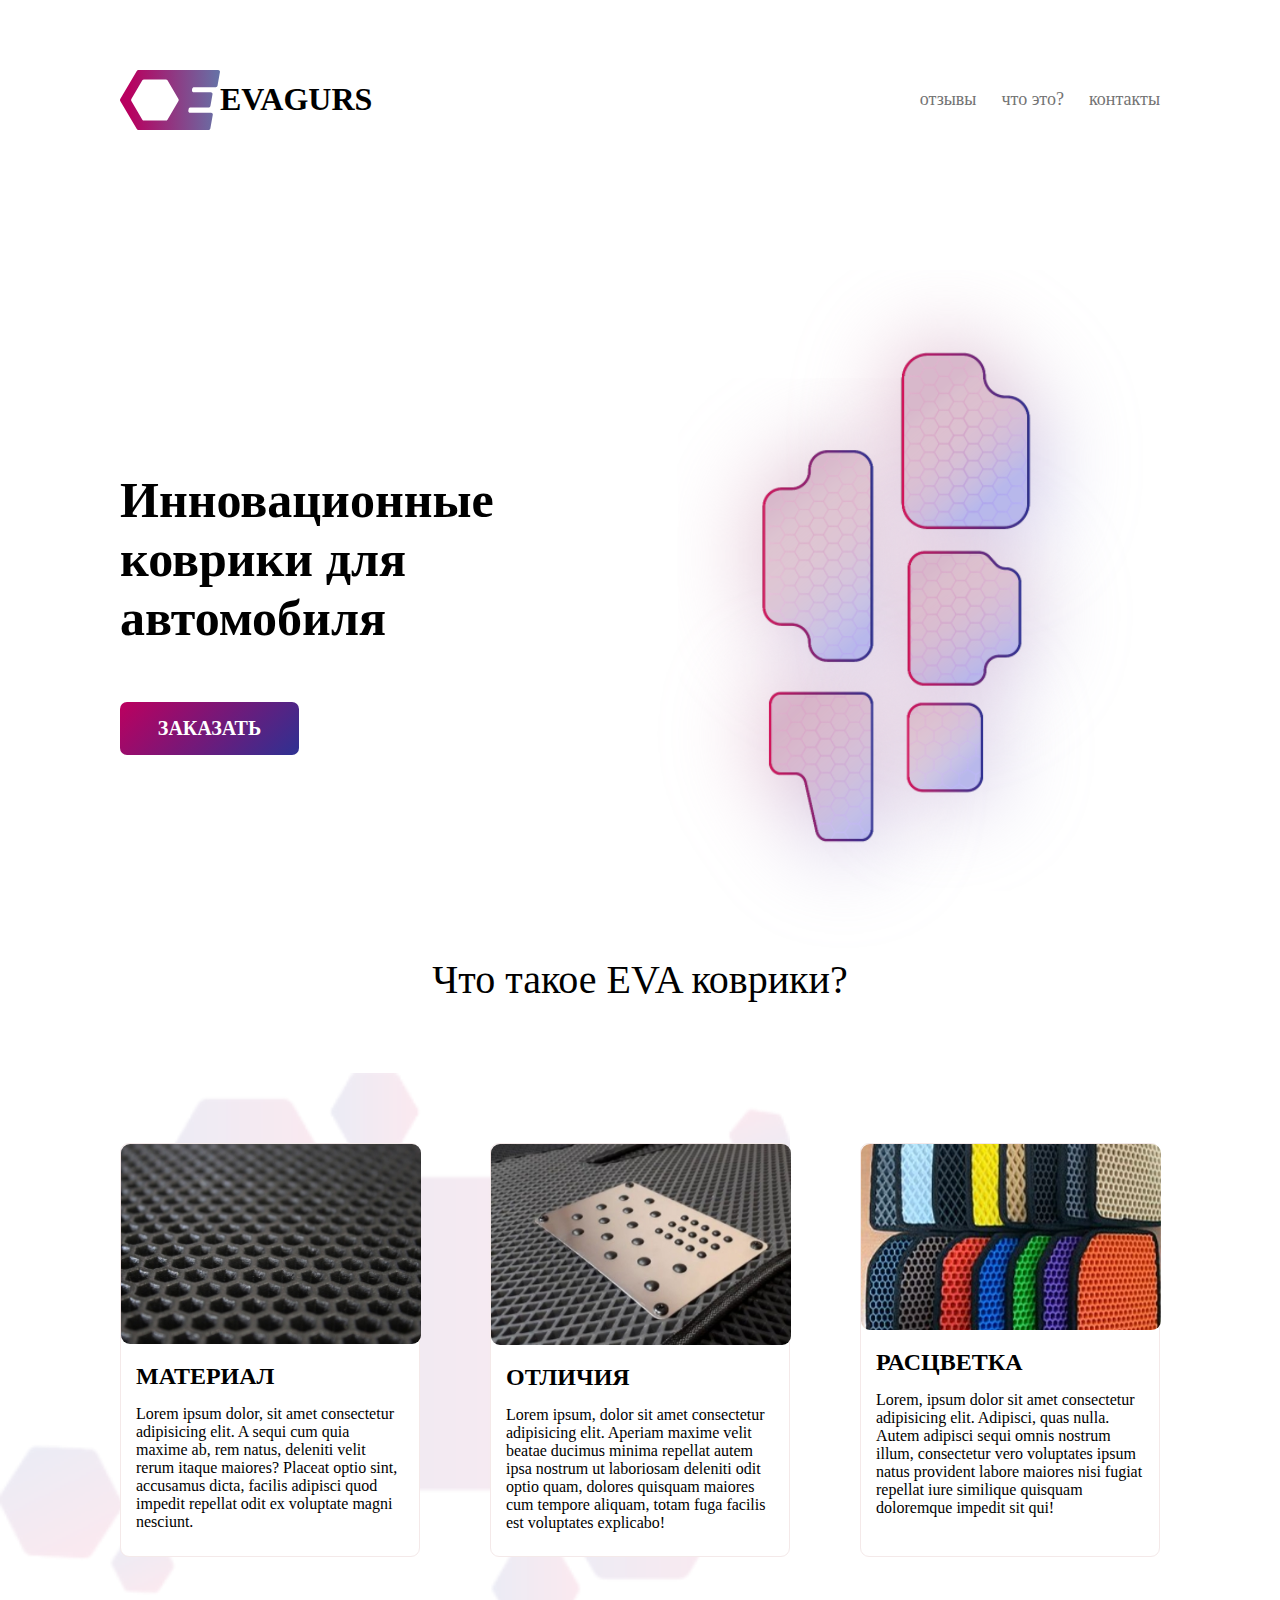
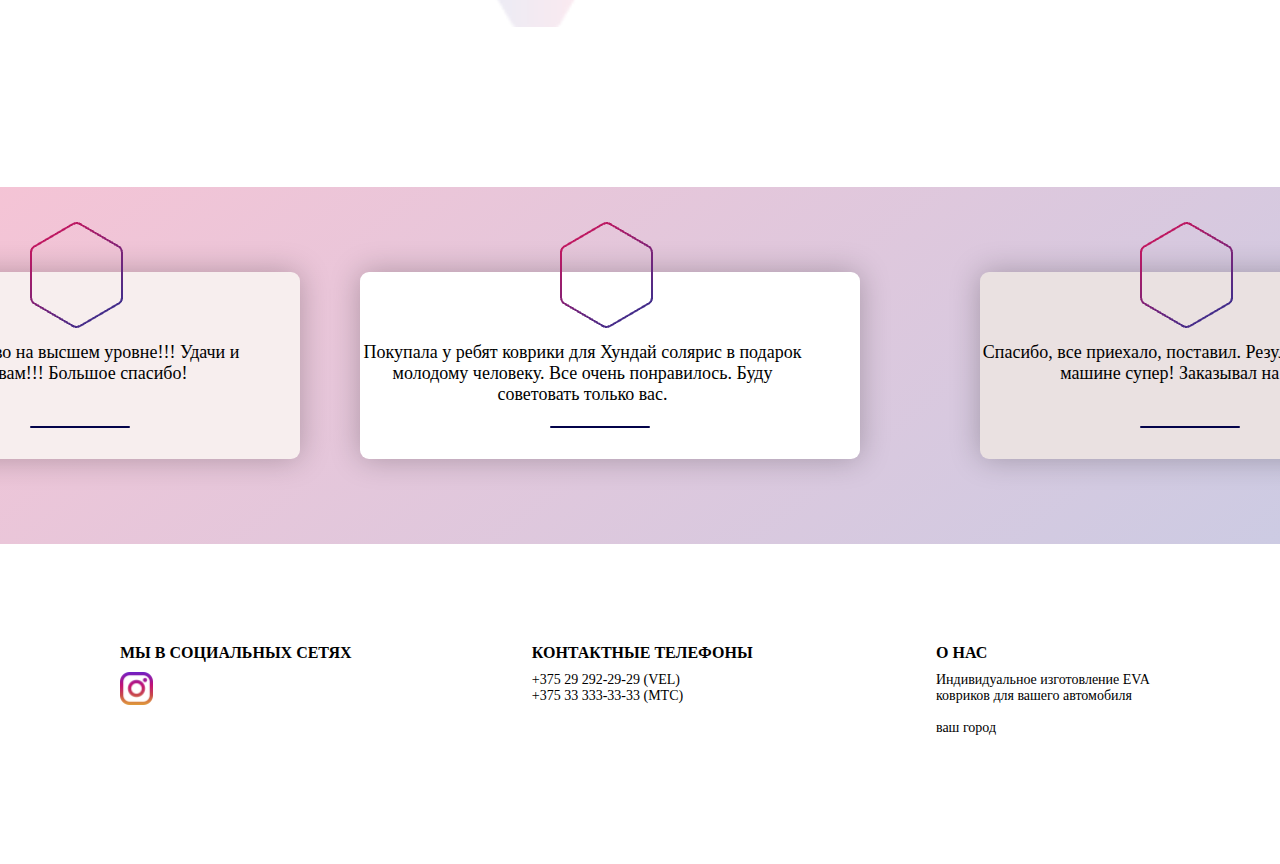
<file: index.html>
<!DOCTYPE html>
<html lang="en">
<head>
    <meta charset="UTF-8">
    <meta name="viewport" content="width=device-width, initial-scale=1.0">
    <title>Document</title>
    <link rel="stylesheet" href="./style.css">
</head>
<body>
    <header>
        <div class="container">
            <h1 class="red"><img src="./Vector.svg" alt="">EVAGURS</h1>
            <nav>
                <a href="">отзывы</a>
                <a href="">что это?</a>
                <a href="">контакты</a>
            </nav>
            <button class="btn-menyu">
                &#9776;
            </button>
        </div>
    </header>
    <main>
        <section id="hero">
            <div class="container">
                <div class="content">
                    <h1>Инновационные коврики 
                        для автомобиля</h1>
                        <a href="./form.html"><button class="vip">ЗАКАЗАТЬ</button></a>
                </div>
                <img src="./коврф 1 (1).png" alt="">
            </div>
            <h2 class="wero">Что такое EVA коврики?</h2>
        </section>
        <section id="rotate">
            <div class="container">
                <div class="card">
                    <img width="300px" src="./image00004 1.jpeg" alt="">
                    <h2>МАТЕРИАЛ</h2>
                    <p>Lorem ipsum dolor, sit amet consectetur adipisicing elit. A sequi cum quia maxime ab, rem natus, deleniti velit rerum itaque maiores? Placeat optio sint, accusamus dicta, facilis adipisci quod impedit repellat odit ex voluptate magni nesciunt.</p>
                </div>
                <div class="card">
                    <img width="300px" src="./file 1.jpeg" alt="">
                    <h2>ОТЛИЧИЯ</h2>
                    <p>Lorem ipsum, dolor sit amet consectetur adipisicing elit. Aperiam maxime velit beatae ducimus minima repellat autem ipsa nostrum ut laboriosam deleniti odit optio quam, dolores quisquam maiores cum tempore aliquam, totam fuga facilis est voluptates explicabo! </p>
                </div>
                <div class="card">
                    <img width="300px" src="./kov1-1-300x225 1.jpeg" alt="">
                    <h2>РАСЦВЕТКА</h2>
                    <p>Lorem, ipsum dolor sit amet consectetur adipisicing elit. Adipisci, quas nulla. Autem adipisci sequi omnis nostrum illum, consectetur vero voluptates ipsum natus provident labore maiores nisi fugiat repellat iure similique quisquam doloremque impedit sit qui!</p>
                </div>
            </div>
        </section>      
        <section id="dero">
            <div class="container">
                <div class="box2">
                    <img src="./Vector (6).png" alt="">
                    <h4></h4>
                    
                    <p>Коврики супер!!! Качество на высшем уровне!!!
                        Удачи и побольше заказов вам!!! Большое спасибо!</p>
                    <div class="chiziq">

                    </div>
                </div>
                <div class="box3">
                    <img src="./Vector (6).png" alt="">
                    <h4></h4>
                    
                    <p>Покупала у ребят коврики для Хундай солярис в подарок молодому человеку. Все очень понравилось. Буду советовать только вас.</p>
                    <div class="chiziq1">

                    </div>
                </div>
                <div class="box4">
                    <img src="./Vector (6).png" alt="">
                    <h4></h4>
                    <p>Спасибо, все приехало, поставил. Результатом доволен, в машине супер! Заказывал на Ниссан.</p>
                    <div class="chiziq2">

                    </div>
                </div>
            </div>
        </section>
    </main>

    <footer>
        <div class="container">
            <div class="old">
                <h4>МЫ В СОЦИАЛЬНЫХ СЕТЯХ</h4>
                <img src="./512px-Instagram_new 1.png" alt="">
            </div>
            <div class="old">
                <h4>КОНТАКТНЫЕ ТЕЛЕФОНЫ</h4>
                <p class="fop">+375 29 292-29-29 (VEL) <br>
                    +375 33 333-33-33 (МТС)
                <p></p>
            </div>
            <div class="old">
                <h4>О НАС</h4>
                <p>Индивидуальное изготовление EVA ковриков для вашего автомобиля <br> <br>

                    ваш город</p>
            </div>
        </div>
    </footer>
</body>
</html>
</file>
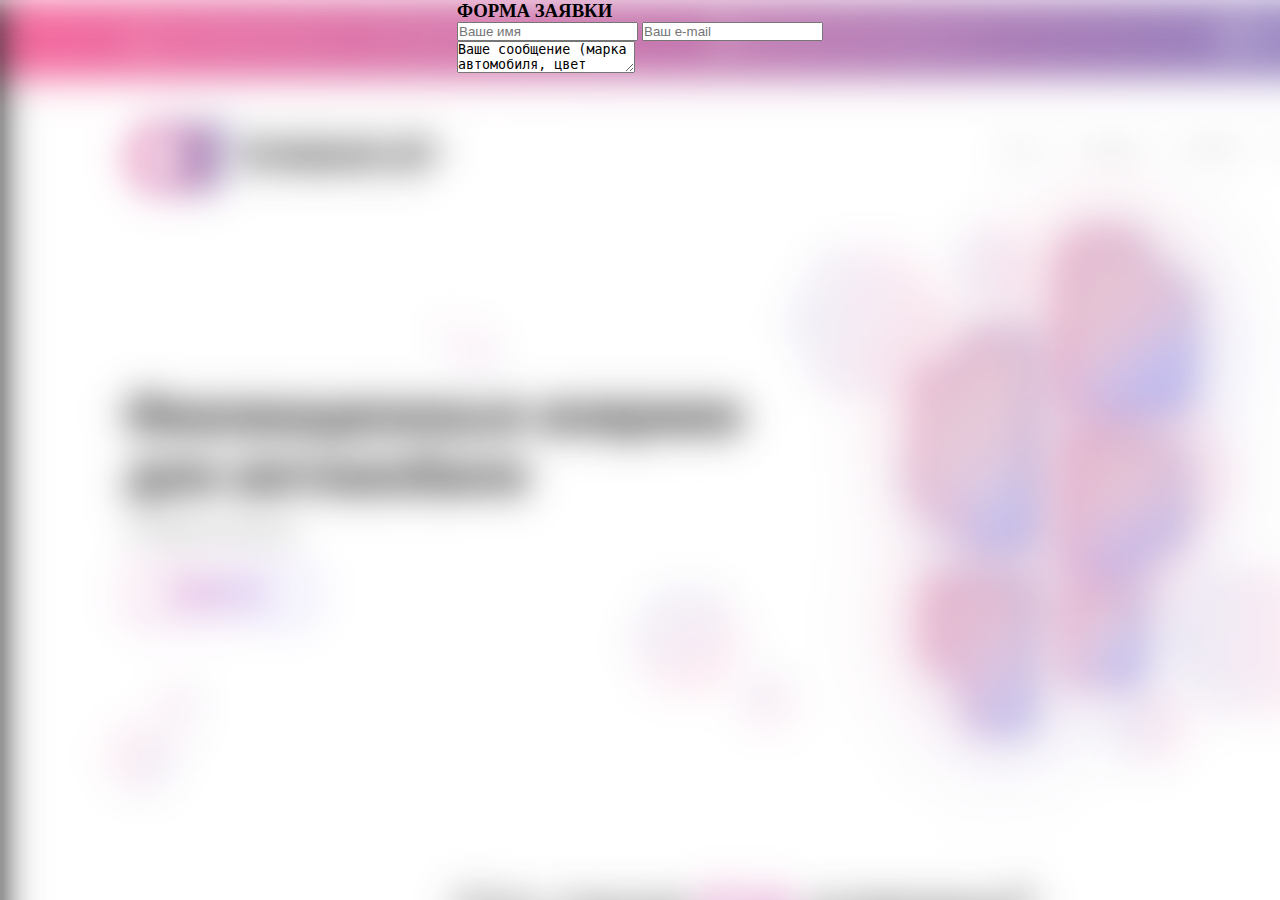
<file: form.html>
<!DOCTYPE html>
<html lang="en">
<head>
    <meta charset="UTF-8">
    <meta name="viewport" content="width=device-width, initial-scale=1.0">
    <title>Document</title>
    <link rel="stylesheet" href="./style.css">
</head>
<body class="title211">
    <form action="">
        <h3>ФОРМА ЗАЯВКИ</h3>
    <div class="box">
        <input type="text" name="" id="inp1" placeholder="Ваше имя">
        <input type="text" name="" id="inp2" placeholder="Ваш e-mail">
        
    </div>
    <textarea name="" id="">Ваше сообщение (марка автомобиля, цвет ковриков, номер телефона)</textarea>


    </form>
    </body>
</html>
</file>
<file: style.css>
*{
    padding: 0;
    margin: 0;
    box-sizing: border-box;
}

header{
    padding: 70px 120px;
}

header .container{
    display: flex;
    align-items: center;
    justify-content: space-between;
}

nav{
    display: flex;
    gap: 25px;
}

nav a{
    color: rgb(115, 115, 115);
font-family: Roboto;
font-size: 18px;
font-weight: 300;
line-height: 21px;
letter-spacing: 0%;
text-align: center;
text-decoration: none;
}

.btn-menyu{
    display: none;
    background-color: transparent;
    border: none;
    outline: none;
    font-size: 30px;
}

.red{
    display: flex;
    align-items: center;
}

.content h1{
    color: rgb(0, 0, 0);
font-family: Roboto;
font-size: 50px;
font-weight: 900;
line-height: 59px;
letter-spacing: 0%;
text-align: left;
}

.vip{
    border-radius: 7px;

background: linear-gradient(135.87deg, rgb(185, 1, 96) 2.23%,rgb(46, 49, 146) 99.506%);
color: rgb(255, 255, 255);
font-family: Roboto;
font-size: 20px;
font-weight: 900;
line-height: 23px;
letter-spacing: 0%;
text-align: center;
border: none;
width: 179px;
height: 53px;
margin-top: 54px;
}

#hero{
    padding: 70px 120px;
}

#hero .container{
    display: flex;
    align-items: center;
    justify-content: space-between;
}

.card p{
    margin: 15px;
}

.card h2{
    margin: 15px;
}


.card{
    width: 300px;
height: 414px;
border-radius: 9px;
border: 1px solid rgb(244, 233, 233);
background: rgb(255, 255, 255);
}

.card img{
    border-radius: 9px;
}


.wero{
    font-family: Roboto;
font-size: 40px;
font-weight: 400;
line-height: 47px;
letter-spacing: 0%;
text-align: center;
}

#rotate{
    padding: 70px 120px;
    background-image: url(./подложка\ 1.png);
    background-repeat: no-repeat;
    background-size: contain;
}

#rotate .container{
    display: flex;
    align-items: center;
    justify-content: space-between;
    flex-wrap: wrap;
    gap: 30px;
}


#dero{
    flex-wrap: wrap;
}

#dero .container{
    position: relative;
    display: flex;
    justify-content: space-between;
    align-items: center;
    margin-top: 160px;
    background: linear-gradient(141.88deg, rgba(212, 20, 90, 0.25) 0.926%,rgba(46, 49, 146, 0.25) 104.886%);
    width: 100%;
    height: 357px;
    overflow: hidden;
    flex-wrap: wrap;
}

.box4 img{
    position: relative;
    left: 160px;
    bottom: 50px;

}
.box2 img{
    position: relative;
    left: 230px;
    bottom: 50px;

}

.box3 img{
    position: relative;
    left: 200px;
    bottom: 50px;

}

.box2{
    border-radius: 9px;
    position: absolute;
    left: -200px;

box-shadow: 0px 0px 30px 0px rgba(0, 0, 0, 0.25);
background: rgb(247, 238, 238);
width: 500px;
height: 187px;
}

.box3{
    border-radius: 9px;
    margin-left: 360px;
box-shadow: 0px 0px 30px 0px rgba(0, 0, 0, 0.25);
background: rgb(255, 255, 255);
width: 500px;
height: 187px;
}

.box4{
    border-radius: 9px;
    position: absolute;
    right: -200px;
box-shadow: 0px 0px 30px 0px rgba(0, 0, 0, 0.25);
background: rgb(234, 225, 225);
width: 500px;
height: 187px;
}

#dero p{
    width: 445px;
height: 74px;
color: rgb(0, 0, 0);
font-family: Roboto;
font-size: 18px;
font-weight: 300;
margin-top: -40px;
line-height: 21px;
letter-spacing: 0%;
text-align: center;
}

.chiziq{
    width: 100px;
    height: 2px;
    margin-left: 230px;
    border-radius: 10px;
    margin-top: 10px;
    background-color: rgb(3, 3, 74);
}
.chiziq1{
    width: 100px;
    height: 2px;
    margin-left: 190px;
    border-radius: 10px;
    margin-top: 10px;
    background-color: rgb(3, 3, 74);
}
.chiziq2{
    width: 100px;
    height: 2px;
    margin-left: 160px;
    margin-top: 10px;
    border-radius: 10px;
    background-color: rgb(3, 3, 74);
}

.old p{
    width: 224px;
height: 91px;
color: rgb(0, 0, 0);
font-family: Roboto;
font-size: 14px;
font-weight: 300;
line-height: 16px;
letter-spacing: 0%;
text-align: left;
margin-top: 10px;
}

.old img{
    margin-top: 10px;
}



footer{
    padding: 0px 120px;
}

footer .container{
    display: flex;
    margin-top: 100px;
    flex-wrap: wrap;
    justify-content: space-between;

}

@media (max-width:768px) {
    nav{
        display: none;

    }
    .btn-menyu{
        display: block;
    }
    header{
        padding: 70px 60px;
    }
    #hero{
        padding: 70px 60px;
    }

    .card{
        width: 594px;
        height: 325px;
        margin-top: 350px;
        font-size:20px;
    }
    .card img{
        width: 594px;
    }

    #wero{
        width: 769px;
        height: 948px;
    }
    


}

@media (max-width:568px) {
    
    .btn-menyu{
        display: none;
    }
    header{
        padding: 70px 60px;
    }
    header .container{
        justify-content: center;
    }

    #hero img{
        display: none;
    }

    .content h1{
        text-align: center;
    }

     #hero .content{
        display: flex;
        align-items: center;
        justify-content: center;
        flex-direction: column;
    }
    #hero{
        background-image: url(./подложка\ 1.png);
        background-repeat: no-repeat;
        background-size: cover;
    }
    .yeloo{
        margin-top: 50px;
        font-size: 30px;
    }

    .card{
        width:440px;
height: 550px;
justify-content: center;
margin-left: -60px;
margin-top: 150px;

    }
    .card img{
        width:440px;
    }

    .box2{
        width: 267px;
        height: 210px;
    }

    footer .container .old{
        margin-bottom: 100px;
        padding: 0;
    }

    footer .container{
        justify-content: center;
    }
    
}

    
.title211{
    background-image: url(./Rectangle\ 18\ \(1\).png);
    display: flex;
    align-items: center;
    justify-content: center;
    flex-direction: column;
}
</file>
